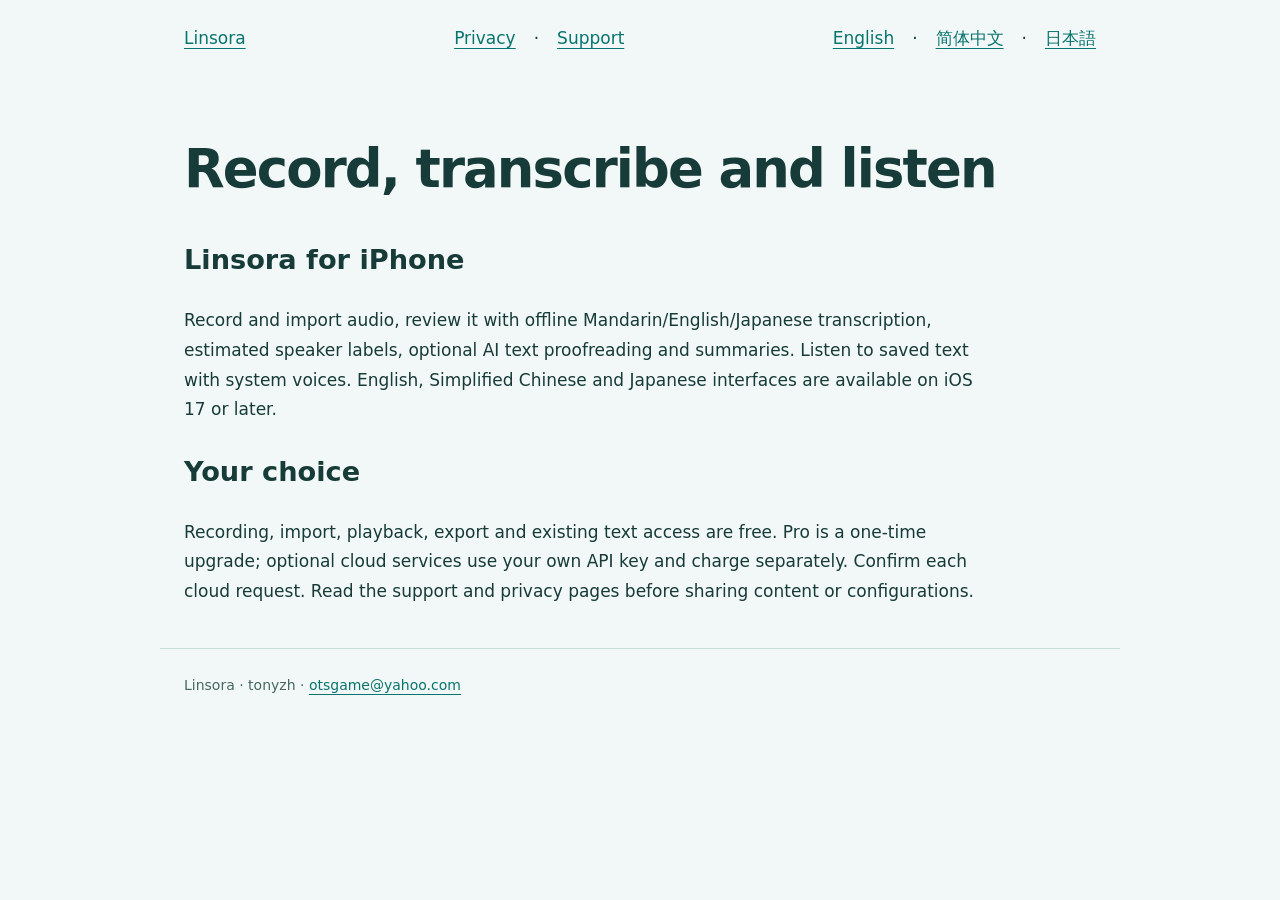
<file: site/index.html>
<!doctype html><html lang="en"><head><meta charset="utf-8"><meta name="viewport" content="width=device-width,initial-scale=1"><title>Record, transcribe and listen · Linsora</title><link rel="stylesheet" href="assets/style.css"></head><body><header><a href="./">Linsora</a><nav><a href="privacy/">Privacy</a> · <a href="support/">Support</a></nav><nav aria-label="Languages"><a href="./" lang="en">English</a> · <a href="zh/" lang="zh-Hans">简体中文</a> · <a href="ja/" lang="ja">日本語</a></nav></header><main><h1>Record, transcribe and listen</h1><h2>Linsora for iPhone</h2><p>Record and import audio, review it with offline Mandarin/English/Japanese transcription, estimated speaker labels, optional AI text proofreading and summaries. Listen to saved text with system voices. English, Simplified Chinese and Japanese interfaces are available on iOS 17 or later.</p><h2>Your choice</h2><p>Recording, import, playback, export and existing text access are free. Pro is a one-time upgrade; optional cloud services use your own API key and charge separately. Confirm each cloud request. Read the support and privacy pages before sharing content or configurations.</p></main><footer>Linsora · tonyzh · <a href="mailto:otsgame@yahoo.com">otsgame@yahoo.com</a></footer></body></html>
</file>
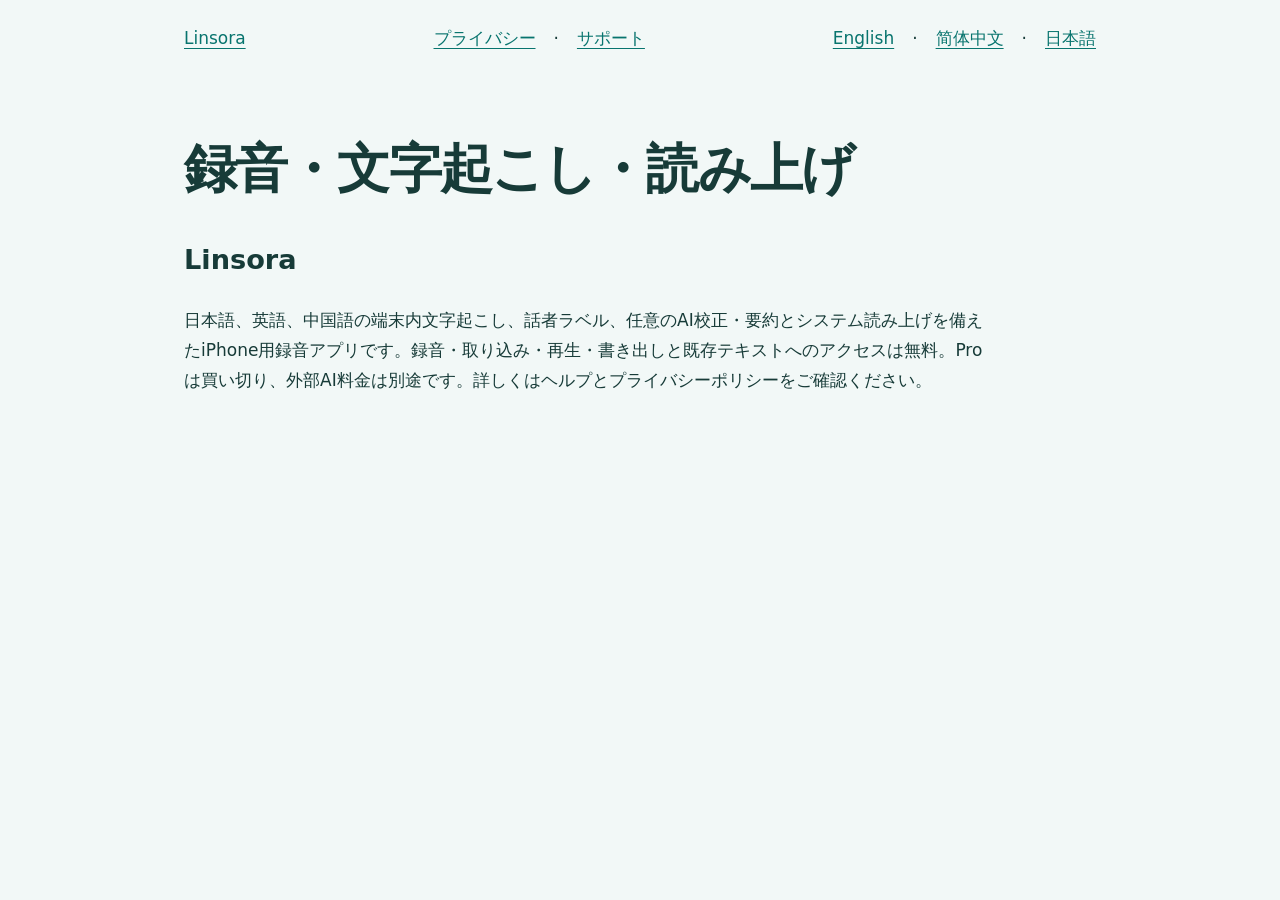
<file: site/ja/index.html>
<!doctype html><html lang="ja"><head><meta charset="utf-8"><meta name="viewport" content="width=device-width,initial-scale=1"><title>録音・文字起こし・読み上げ · Linsora</title><link rel="stylesheet" href="../assets/style.css"></head><body><header><a href="./">Linsora</a><nav><a href="privacy/">プライバシー</a> · <a href="support/">サポート</a></nav><nav aria-label="Languages"><a href="../" lang="en">English</a> · <a href="../zh/" lang="zh-Hans">简体中文</a> · <a href="./" lang="ja">日本語</a></nav></header><main><h1>録音・文字起こし・読み上げ</h1><h2>Linsora</h2><p>日本語、英語、中国語の端末内文字起こし、話者ラベル、任意のAI校正・要約とシステム読み上げを備えたiPhone用録音アプリです。録音・取り込み・再生・書き出しと既存テキストへのアクセスは無料。Proは買い切り、外部AI料金は別途です。詳しくはヘルプとプライバシーポリシーをご確認ください。</p></main></body></html>
</file>
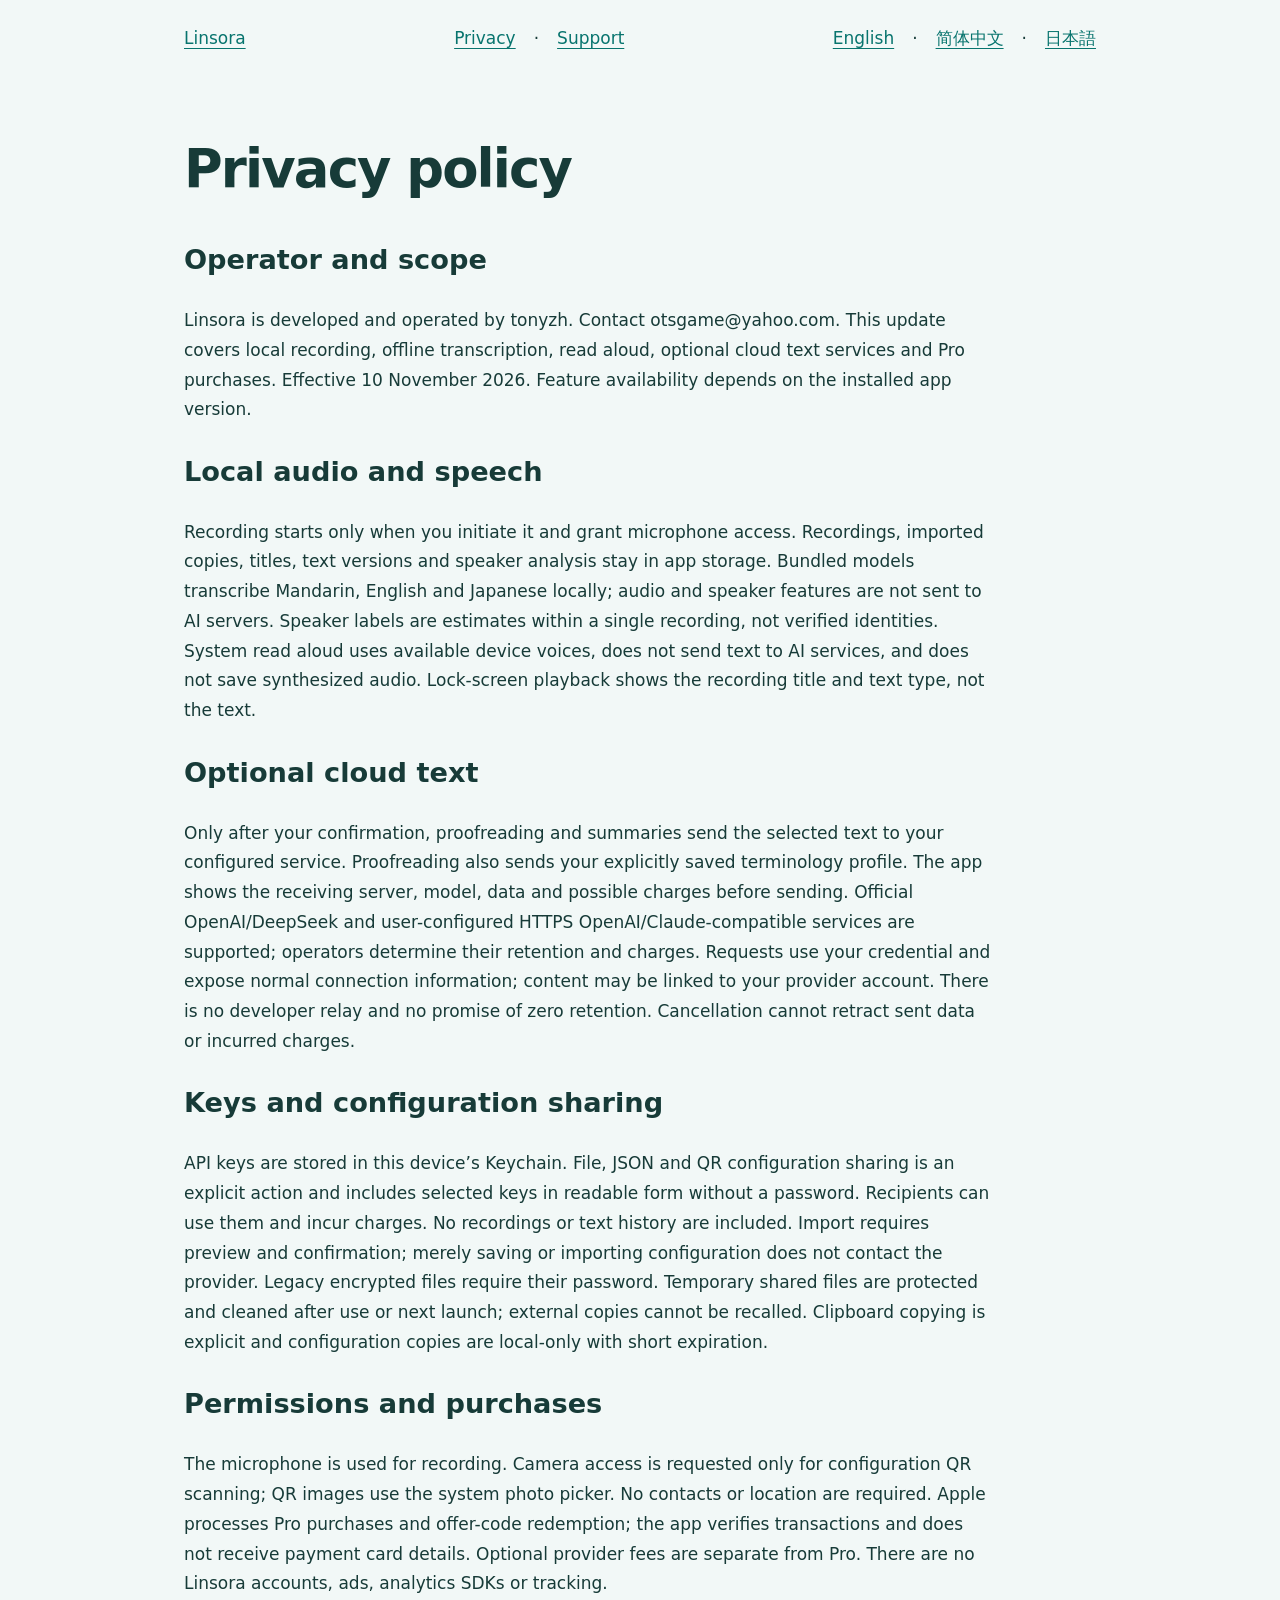
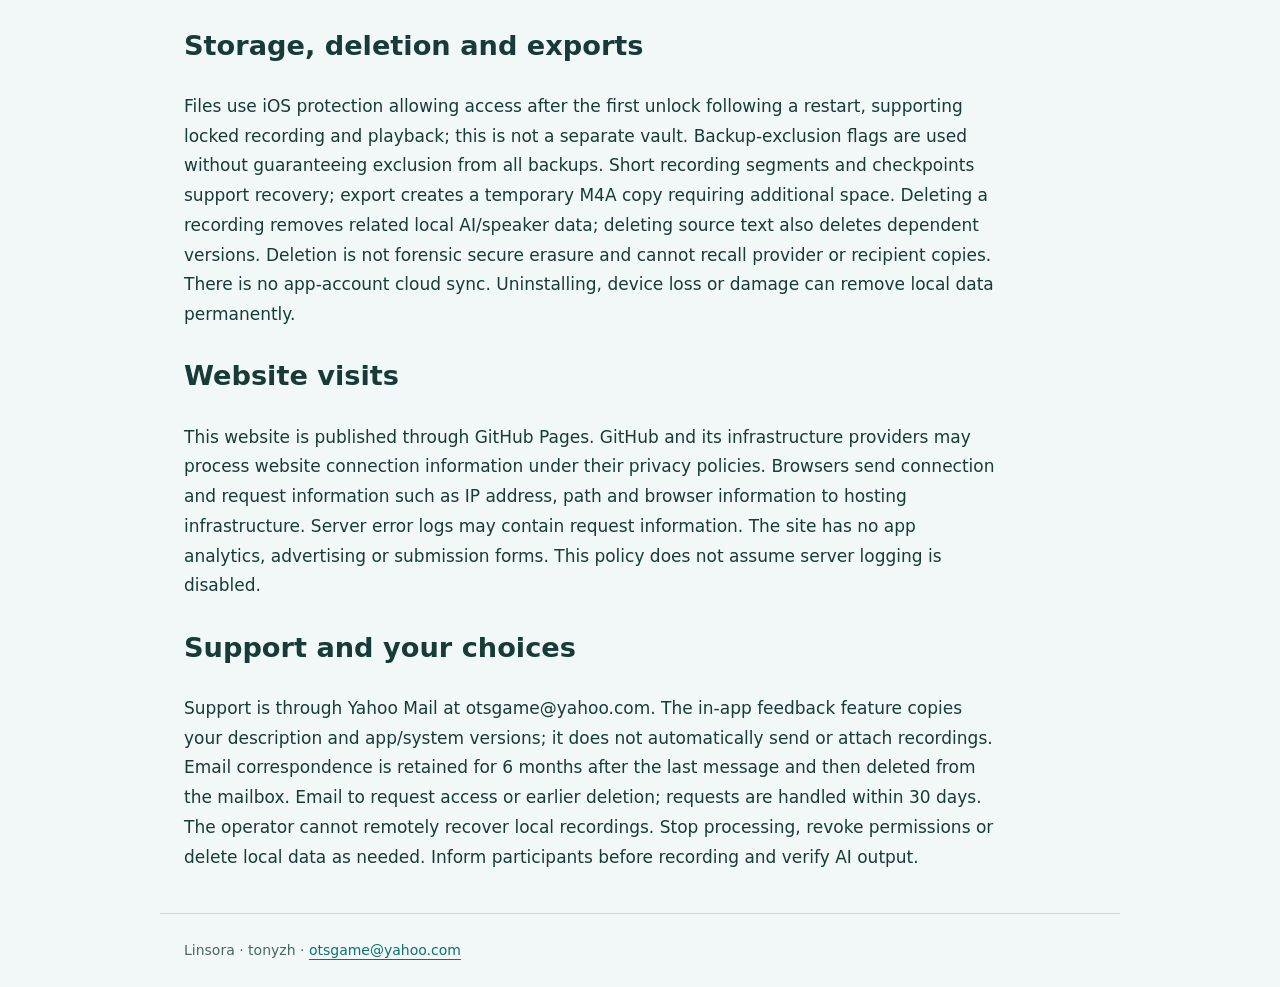
<file: site/privacy/index.html>
<!doctype html><html lang="en"><head><meta charset="utf-8"><meta name="viewport" content="width=device-width,initial-scale=1"><title>Privacy policy · Linsora</title><link rel="stylesheet" href="../assets/style.css"></head><body><header><a href="../">Linsora</a><nav><a href="./">Privacy</a> · <a href="../support/">Support</a></nav><nav aria-label="Languages"><a href="./" lang="en">English</a> · <a href="../zh/privacy/" lang="zh-Hans">简体中文</a> · <a href="../ja/privacy/" lang="ja">日本語</a></nav></header><main><h1>Privacy policy</h1><h2>Operator and scope</h2><p>Linsora is developed and operated by tonyzh. Contact otsgame@yahoo.com. This update covers local recording, offline transcription, read aloud, optional cloud text services and Pro purchases. Effective 10 November 2026. Feature availability depends on the installed app version.</p><h2>Local audio and speech</h2><p>Recording starts only when you initiate it and grant microphone access. Recordings, imported copies, titles, text versions and speaker analysis stay in app storage. Bundled models transcribe Mandarin, English and Japanese locally; audio and speaker features are not sent to AI servers. Speaker labels are estimates within a single recording, not verified identities. System read aloud uses available device voices, does not send text to AI services, and does not save synthesized audio. Lock-screen playback shows the recording title and text type, not the text.</p><h2>Optional cloud text</h2><p>Only after your confirmation, proofreading and summaries send the selected text to your configured service. Proofreading also sends your explicitly saved terminology profile. The app shows the receiving server, model, data and possible charges before sending. Official OpenAI/DeepSeek and user-configured HTTPS OpenAI/Claude-compatible services are supported; operators determine their retention and charges. Requests use your credential and expose normal connection information; content may be linked to your provider account. There is no developer relay and no promise of zero retention. Cancellation cannot retract sent data or incurred charges.</p><h2>Keys and configuration sharing</h2><p>API keys are stored in this device’s Keychain. File, JSON and QR configuration sharing is an explicit action and includes selected keys in readable form without a password. Recipients can use them and incur charges. No recordings or text history are included. Import requires preview and confirmation; merely saving or importing configuration does not contact the provider. Legacy encrypted files require their password. Temporary shared files are protected and cleaned after use or next launch; external copies cannot be recalled. Clipboard copying is explicit and configuration copies are local-only with short expiration.</p><h2>Permissions and purchases</h2><p>The microphone is used for recording. Camera access is requested only for configuration QR scanning; QR images use the system photo picker. No contacts or location are required. Apple processes Pro purchases and offer-code redemption; the app verifies transactions and does not receive payment card details. Optional provider fees are separate from Pro. There are no Linsora accounts, ads, analytics SDKs or tracking.</p><h2>Storage, deletion and exports</h2><p>Files use iOS protection allowing access after the first unlock following a restart, supporting locked recording and playback; this is not a separate vault. Backup-exclusion flags are used without guaranteeing exclusion from all backups. Short recording segments and checkpoints support recovery; export creates a temporary M4A copy requiring additional space. Deleting a recording removes related local AI/speaker data; deleting source text also deletes dependent versions. Deletion is not forensic secure erasure and cannot recall provider or recipient copies. There is no app-account cloud sync. Uninstalling, device loss or damage can remove local data permanently.</p><h2>Website visits</h2><p>This website is published through GitHub Pages. GitHub and its infrastructure providers may process website connection information under their privacy policies. Browsers send connection and request information such as IP address, path and browser information to hosting infrastructure. Server error logs may contain request information. The site has no app analytics, advertising or submission forms. This policy does not assume server logging is disabled.</p><h2>Support and your choices</h2><p>Support is through Yahoo Mail at otsgame@yahoo.com. The in-app feedback feature copies your description and app/system versions; it does not automatically send or attach recordings. Email correspondence is retained for 6 months after the last message and then deleted from the mailbox. Email to request access or earlier deletion; requests are handled within 30 days. The operator cannot remotely recover local recordings. Stop processing, revoke permissions or delete local data as needed. Inform participants before recording and verify AI output.</p></main><footer>Linsora · tonyzh · <a href="mailto:otsgame@yahoo.com">otsgame@yahoo.com</a></footer></body></html>
</file>
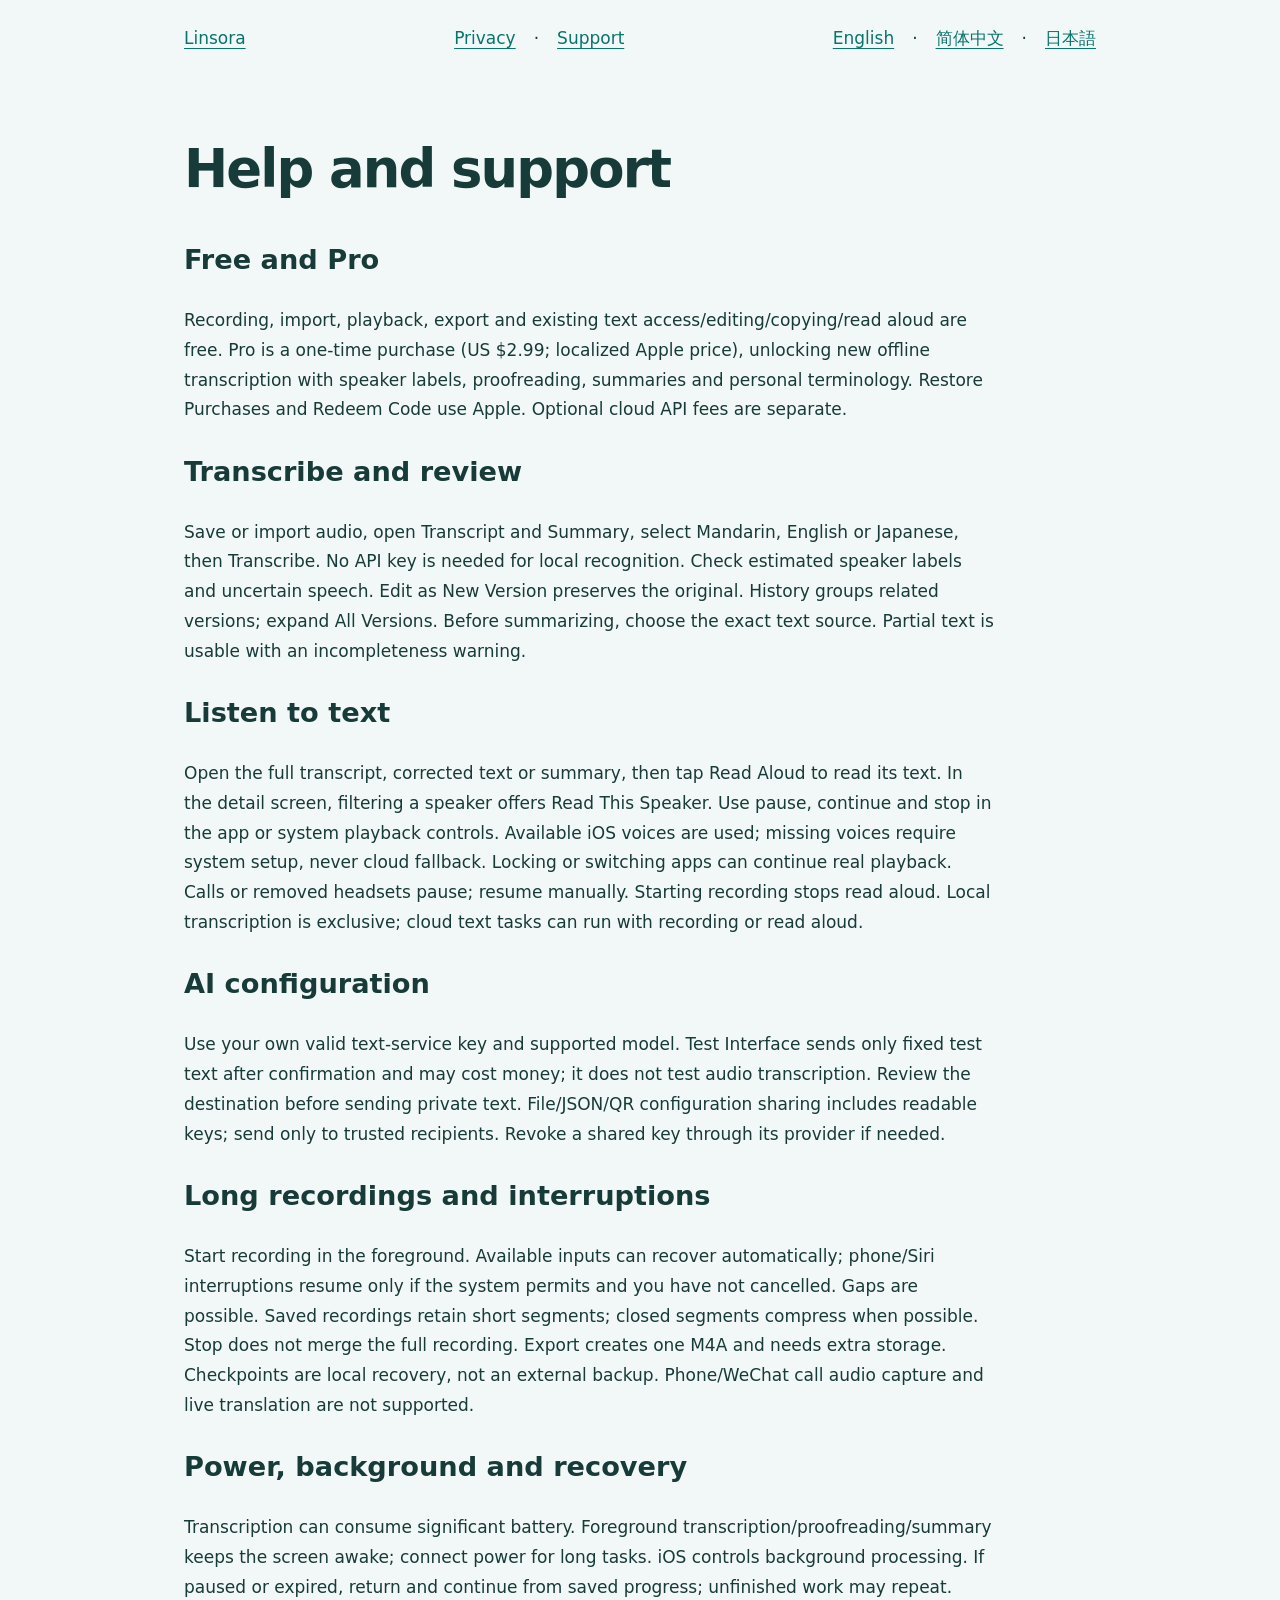
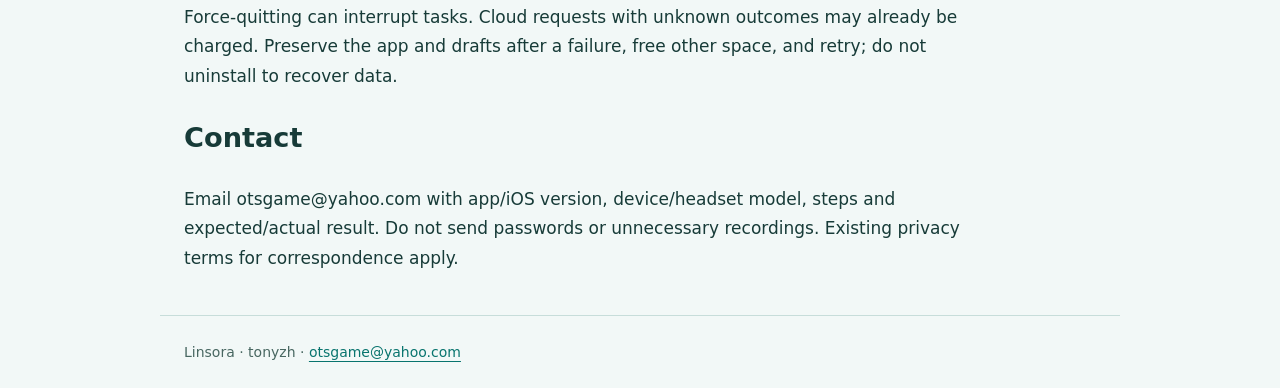
<file: site/support/index.html>
<!doctype html><html lang="en"><head><meta charset="utf-8"><meta name="viewport" content="width=device-width,initial-scale=1"><title>Help and support · Linsora</title><link rel="stylesheet" href="../assets/style.css"></head><body><header><a href="../">Linsora</a><nav><a href="../privacy/">Privacy</a> · <a href="./">Support</a></nav><nav aria-label="Languages"><a href="./" lang="en">English</a> · <a href="../zh/support/" lang="zh-Hans">简体中文</a> · <a href="../ja/support/" lang="ja">日本語</a></nav></header><main><h1>Help and support</h1><h2>Free and Pro</h2><p>Recording, import, playback, export and existing text access/editing/copying/read aloud are free. Pro is a one-time purchase (US $2.99; localized Apple price), unlocking new offline transcription with speaker labels, proofreading, summaries and personal terminology. Restore Purchases and Redeem Code use Apple. Optional cloud API fees are separate.</p><h2>Transcribe and review</h2><p>Save or import audio, open Transcript and Summary, select Mandarin, English or Japanese, then Transcribe. No API key is needed for local recognition. Check estimated speaker labels and uncertain speech. Edit as New Version preserves the original. History groups related versions; expand All Versions. Before summarizing, choose the exact text source. Partial text is usable with an incompleteness warning.</p><h2>Listen to text</h2><p>Open the full transcript, corrected text or summary, then tap Read Aloud to read its text. In the detail screen, filtering a speaker offers Read This Speaker. Use pause, continue and stop in the app or system playback controls. Available iOS voices are used; missing voices require system setup, never cloud fallback. Locking or switching apps can continue real playback. Calls or removed headsets pause; resume manually. Starting recording stops read aloud. Local transcription is exclusive; cloud text tasks can run with recording or read aloud.</p><h2>AI configuration</h2><p>Use your own valid text-service key and supported model. Test Interface sends only fixed test text after confirmation and may cost money; it does not test audio transcription. Review the destination before sending private text. File/JSON/QR configuration sharing includes readable keys; send only to trusted recipients. Revoke a shared key through its provider if needed.</p><h2>Long recordings and interruptions</h2><p>Start recording in the foreground. Available inputs can recover automatically; phone/Siri interruptions resume only if the system permits and you have not cancelled. Gaps are possible. Saved recordings retain short segments; closed segments compress when possible. Stop does not merge the full recording. Export creates one M4A and needs extra storage. Checkpoints are local recovery, not an external backup. Phone/WeChat call audio capture and live translation are not supported.</p><h2>Power, background and recovery</h2><p>Transcription can consume significant battery. Foreground transcription/proofreading/summary keeps the screen awake; connect power for long tasks. iOS controls background processing. If paused or expired, return and continue from saved progress; unfinished work may repeat. Force-quitting can interrupt tasks. Cloud requests with unknown outcomes may already be charged. Preserve the app and drafts after a failure, free other space, and retry; do not uninstall to recover data.</p><h2>Contact</h2><p>Email otsgame@yahoo.com with app/iOS version, device/headset model, steps and expected/actual result. Do not send passwords or unnecessary recordings. Existing privacy terms for correspondence apply.</p></main><footer>Linsora · tonyzh · <a href="mailto:otsgame@yahoo.com">otsgame@yahoo.com</a></footer></body></html>
</file>
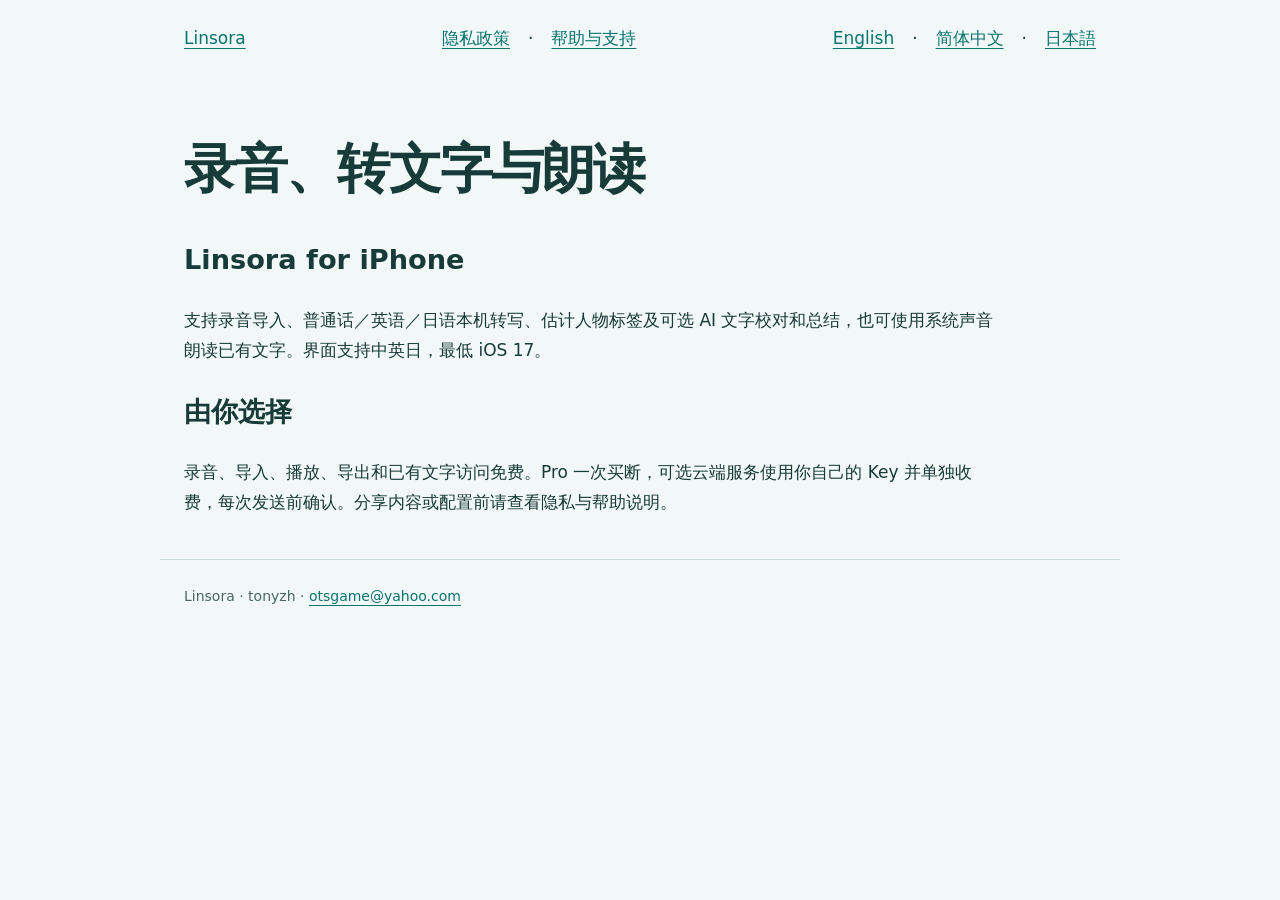
<file: site/zh/index.html>
<!doctype html><html lang="zh-Hans"><head><meta charset="utf-8"><meta name="viewport" content="width=device-width,initial-scale=1"><title>录音、转文字与朗读 · Linsora</title><link rel="stylesheet" href="../assets/style.css"></head><body><header><a href="./">Linsora</a><nav><a href="privacy/">隐私政策</a> · <a href="support/">帮助与支持</a></nav><nav aria-label="Languages"><a href="../" lang="en">English</a> · <a href="./" lang="zh-Hans">简体中文</a> · <a href="../ja/" lang="ja">日本語</a></nav></header><main><h1>录音、转文字与朗读</h1><h2>Linsora for iPhone</h2><p>支持录音导入、普通话／英语／日语本机转写、估计人物标签及可选 AI 文字校对和总结，也可使用系统声音朗读已有文字。界面支持中英日，最低 iOS 17。</p><h2>由你选择</h2><p>录音、导入、播放、导出和已有文字访问免费。Pro 一次买断，可选云端服务使用你自己的 Key 并单独收费，每次发送前确认。分享内容或配置前请查看隐私与帮助说明。</p></main><footer>Linsora · tonyzh · <a href="mailto:otsgame@yahoo.com">otsgame@yahoo.com</a></footer></body></html>
</file>
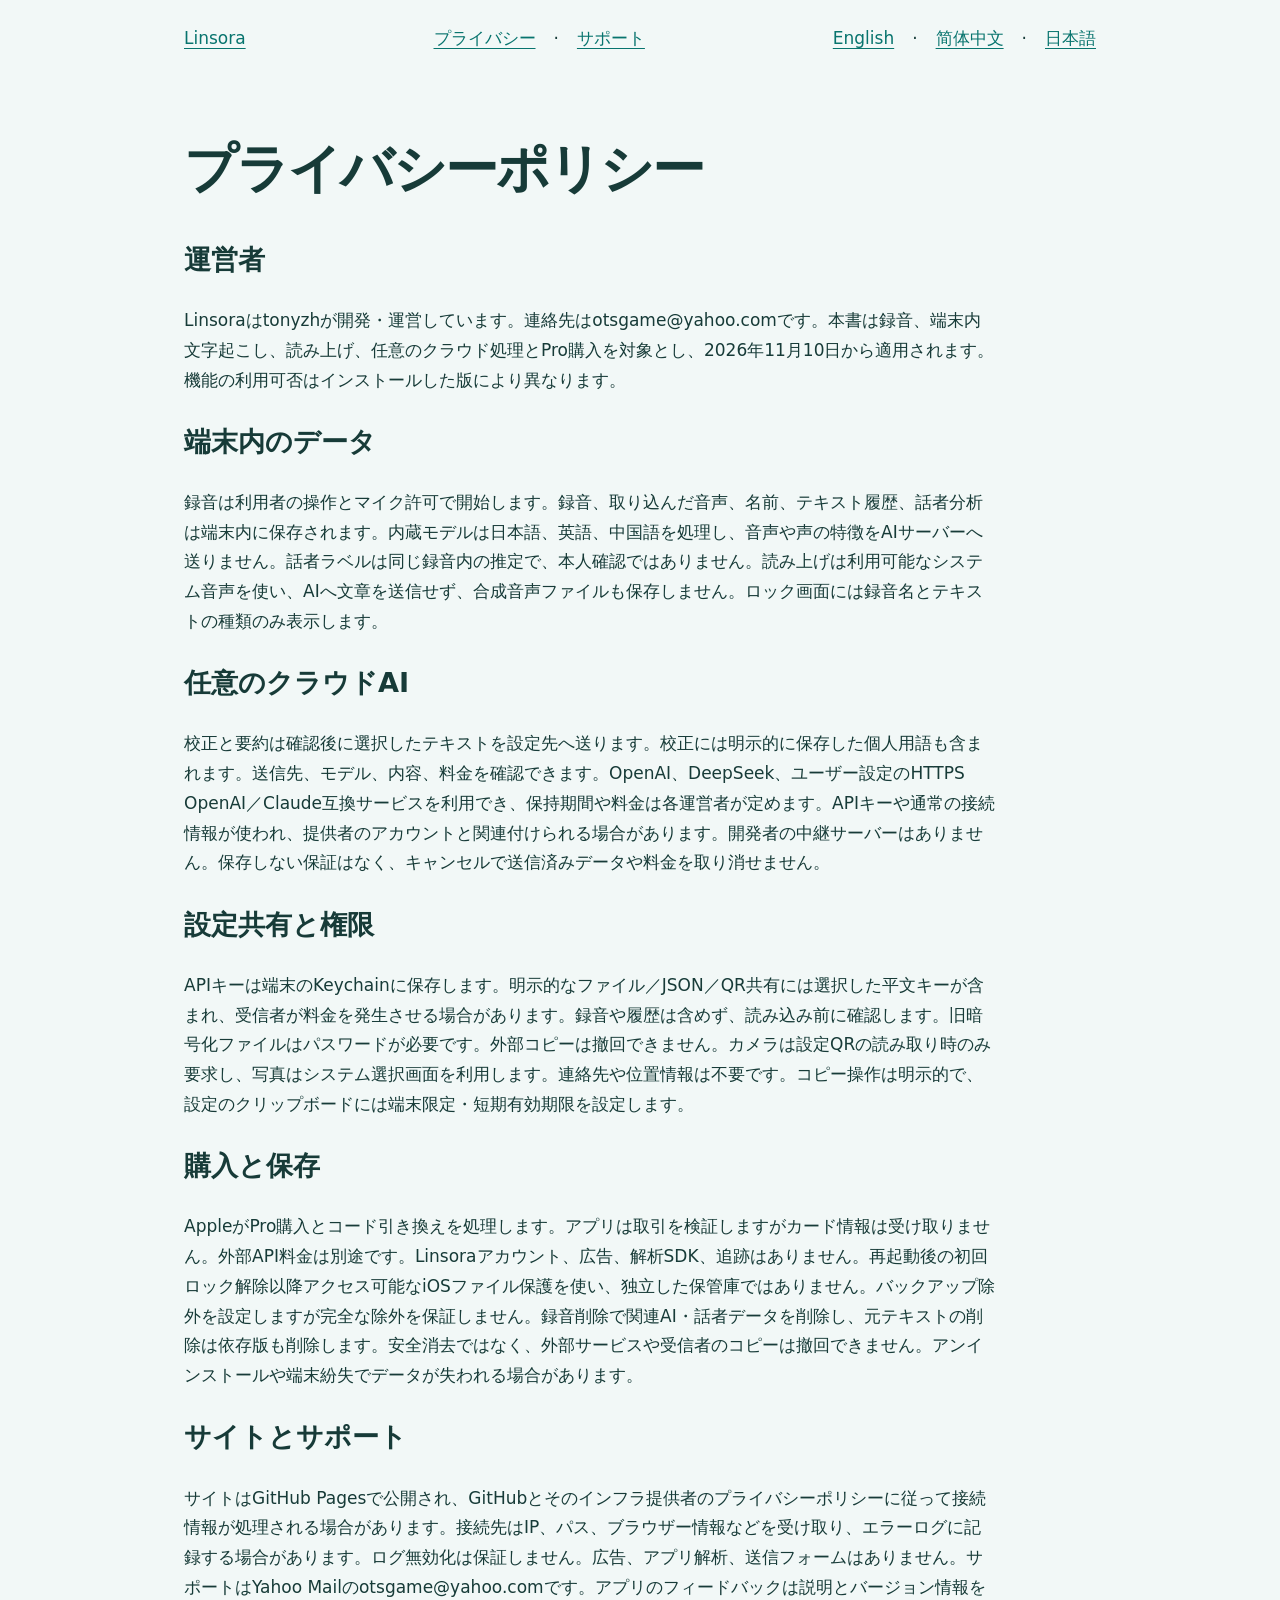
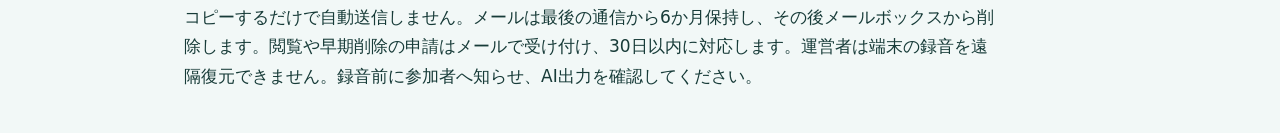
<file: site/ja/privacy/index.html>
<!doctype html><html lang="ja"><head><meta charset="utf-8"><meta name="viewport" content="width=device-width,initial-scale=1"><title>プライバシーポリシー · Linsora</title><link rel="stylesheet" href="../../assets/style.css"></head><body><header><a href="../">Linsora</a><nav><a href="./">プライバシー</a> · <a href="../support/">サポート</a></nav><nav aria-label="Languages"><a href="../../privacy/" lang="en">English</a> · <a href="../../zh/privacy/" lang="zh-Hans">简体中文</a> · <a href="./" lang="ja">日本語</a></nav></header><main><h1>プライバシーポリシー</h1><h2>運営者</h2><p>Linsoraはtonyzhが開発・運営しています。連絡先はotsgame@yahoo.comです。本書は録音、端末内文字起こし、読み上げ、任意のクラウド処理とPro購入を対象とし、2026年11月10日から適用されます。機能の利用可否はインストールした版により異なります。</p><h2>端末内のデータ</h2><p>録音は利用者の操作とマイク許可で開始します。録音、取り込んだ音声、名前、テキスト履歴、話者分析は端末内に保存されます。内蔵モデルは日本語、英語、中国語を処理し、音声や声の特徴をAIサーバーへ送りません。話者ラベルは同じ録音内の推定で、本人確認ではありません。読み上げは利用可能なシステム音声を使い、AIへ文章を送信せず、合成音声ファイルも保存しません。ロック画面には録音名とテキストの種類のみ表示します。</p><h2>任意のクラウドAI</h2><p>校正と要約は確認後に選択したテキストを設定先へ送ります。校正には明示的に保存した個人用語も含まれます。送信先、モデル、内容、料金を確認できます。OpenAI、DeepSeek、ユーザー設定のHTTPS OpenAI／Claude互換サービスを利用でき、保持期間や料金は各運営者が定めます。APIキーや通常の接続情報が使われ、提供者のアカウントと関連付けられる場合があります。開発者の中継サーバーはありません。保存しない保証はなく、キャンセルで送信済みデータや料金を取り消せません。</p><h2>設定共有と権限</h2><p>APIキーは端末のKeychainに保存します。明示的なファイル／JSON／QR共有には選択した平文キーが含まれ、受信者が料金を発生させる場合があります。録音や履歴は含めず、読み込み前に確認します。旧暗号化ファイルはパスワードが必要です。外部コピーは撤回できません。カメラは設定QRの読み取り時のみ要求し、写真はシステム選択画面を利用します。連絡先や位置情報は不要です。コピー操作は明示的で、設定のクリップボードには端末限定・短期有効期限を設定します。</p><h2>購入と保存</h2><p>AppleがPro購入とコード引き換えを処理します。アプリは取引を検証しますがカード情報は受け取りません。外部API料金は別途です。Linsoraアカウント、広告、解析SDK、追跡はありません。再起動後の初回ロック解除以降アクセス可能なiOSファイル保護を使い、独立した保管庫ではありません。バックアップ除外を設定しますが完全な除外を保証しません。録音削除で関連AI・話者データを削除し、元テキストの削除は依存版も削除します。安全消去ではなく、外部サービスや受信者のコピーは撤回できません。アンインストールや端末紛失でデータが失われる場合があります。</p><h2>サイトとサポート</h2><p>サイトはGitHub Pagesで公開され、GitHubとそのインフラ提供者のプライバシーポリシーに従って接続情報が処理される場合があります。接続先はIP、パス、ブラウザー情報などを受け取り、エラーログに記録する場合があります。ログ無効化は保証しません。広告、アプリ解析、送信フォームはありません。サポートはYahoo Mailのotsgame@yahoo.comです。アプリのフィードバックは説明とバージョン情報をコピーするだけで自動送信しません。メールは最後の通信から6か月保持し、その後メールボックスから削除します。閲覧や早期削除の申請はメールで受け付け、30日以内に対応します。運営者は端末の録音を遠隔復元できません。録音前に参加者へ知らせ、AI出力を確認してください。</p></main></body></html>
</file>
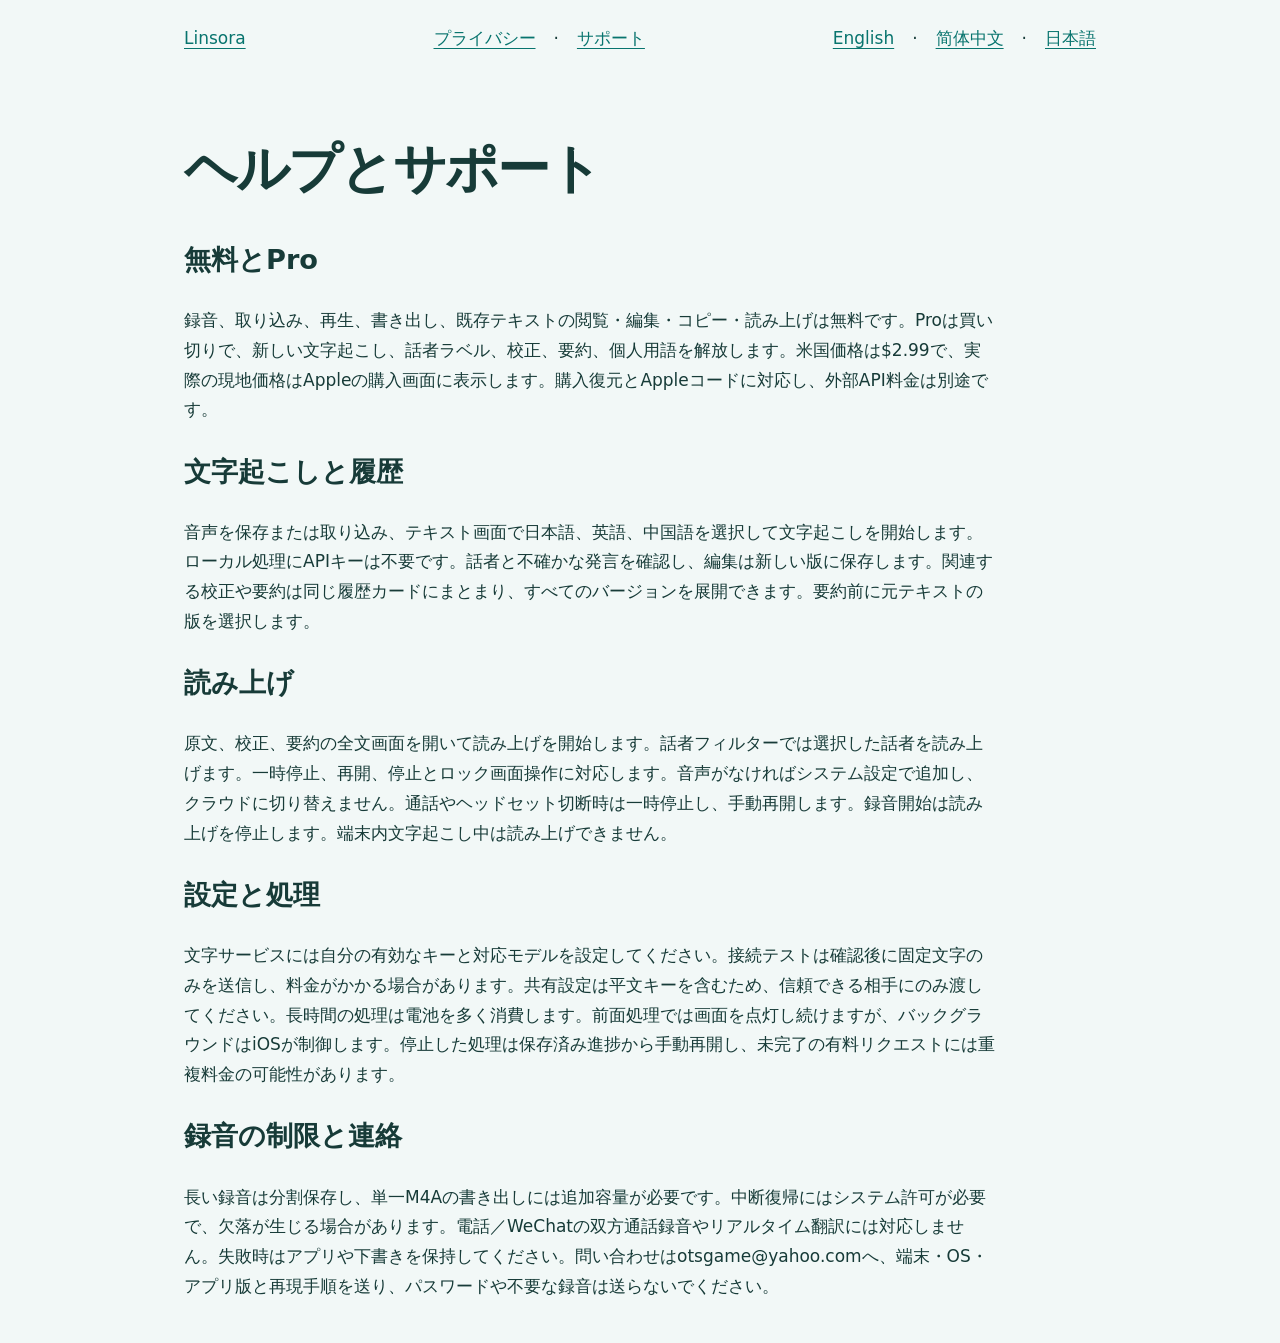
<file: site/ja/support/index.html>
<!doctype html><html lang="ja"><head><meta charset="utf-8"><meta name="viewport" content="width=device-width,initial-scale=1"><title>ヘルプとサポート · Linsora</title><link rel="stylesheet" href="../../assets/style.css"></head><body><header><a href="../">Linsora</a><nav><a href="../privacy/">プライバシー</a> · <a href="./">サポート</a></nav><nav aria-label="Languages"><a href="../../support/" lang="en">English</a> · <a href="../../zh/support/" lang="zh-Hans">简体中文</a> · <a href="./" lang="ja">日本語</a></nav></header><main><h1>ヘルプとサポート</h1><h2>無料とPro</h2><p>録音、取り込み、再生、書き出し、既存テキストの閲覧・編集・コピー・読み上げは無料です。Proは買い切りで、新しい文字起こし、話者ラベル、校正、要約、個人用語を解放します。米国価格は$2.99で、実際の現地価格はAppleの購入画面に表示します。購入復元とAppleコードに対応し、外部API料金は別途です。</p><h2>文字起こしと履歴</h2><p>音声を保存または取り込み、テキスト画面で日本語、英語、中国語を選択して文字起こしを開始します。ローカル処理にAPIキーは不要です。話者と不確かな発言を確認し、編集は新しい版に保存します。関連する校正や要約は同じ履歴カードにまとまり、すべてのバージョンを展開できます。要約前に元テキストの版を選択します。</p><h2>読み上げ</h2><p>原文、校正、要約の全文画面を開いて読み上げを開始します。話者フィルターでは選択した話者を読み上げます。一時停止、再開、停止とロック画面操作に対応します。音声がなければシステム設定で追加し、クラウドに切り替えません。通話やヘッドセット切断時は一時停止し、手動再開します。録音開始は読み上げを停止します。端末内文字起こし中は読み上げできません。</p><h2>設定と処理</h2><p>文字サービスには自分の有効なキーと対応モデルを設定してください。接続テストは確認後に固定文字のみを送信し、料金がかかる場合があります。共有設定は平文キーを含むため、信頼できる相手にのみ渡してください。長時間の処理は電池を多く消費します。前面処理では画面を点灯し続けますが、バックグラウンドはiOSが制御します。停止した処理は保存済み進捗から手動再開し、未完了の有料リクエストには重複料金の可能性があります。</p><h2>録音の制限と連絡</h2><p>長い録音は分割保存し、単一M4Aの書き出しには追加容量が必要です。中断復帰にはシステム許可が必要で、欠落が生じる場合があります。電話／WeChatの双方通話録音やリアルタイム翻訳には対応しません。失敗時はアプリや下書きを保持してください。問い合わせはotsgame@yahoo.comへ、端末・OS・アプリ版と再現手順を送り、パスワードや不要な録音は送らないでください。</p></main></body></html>
</file>
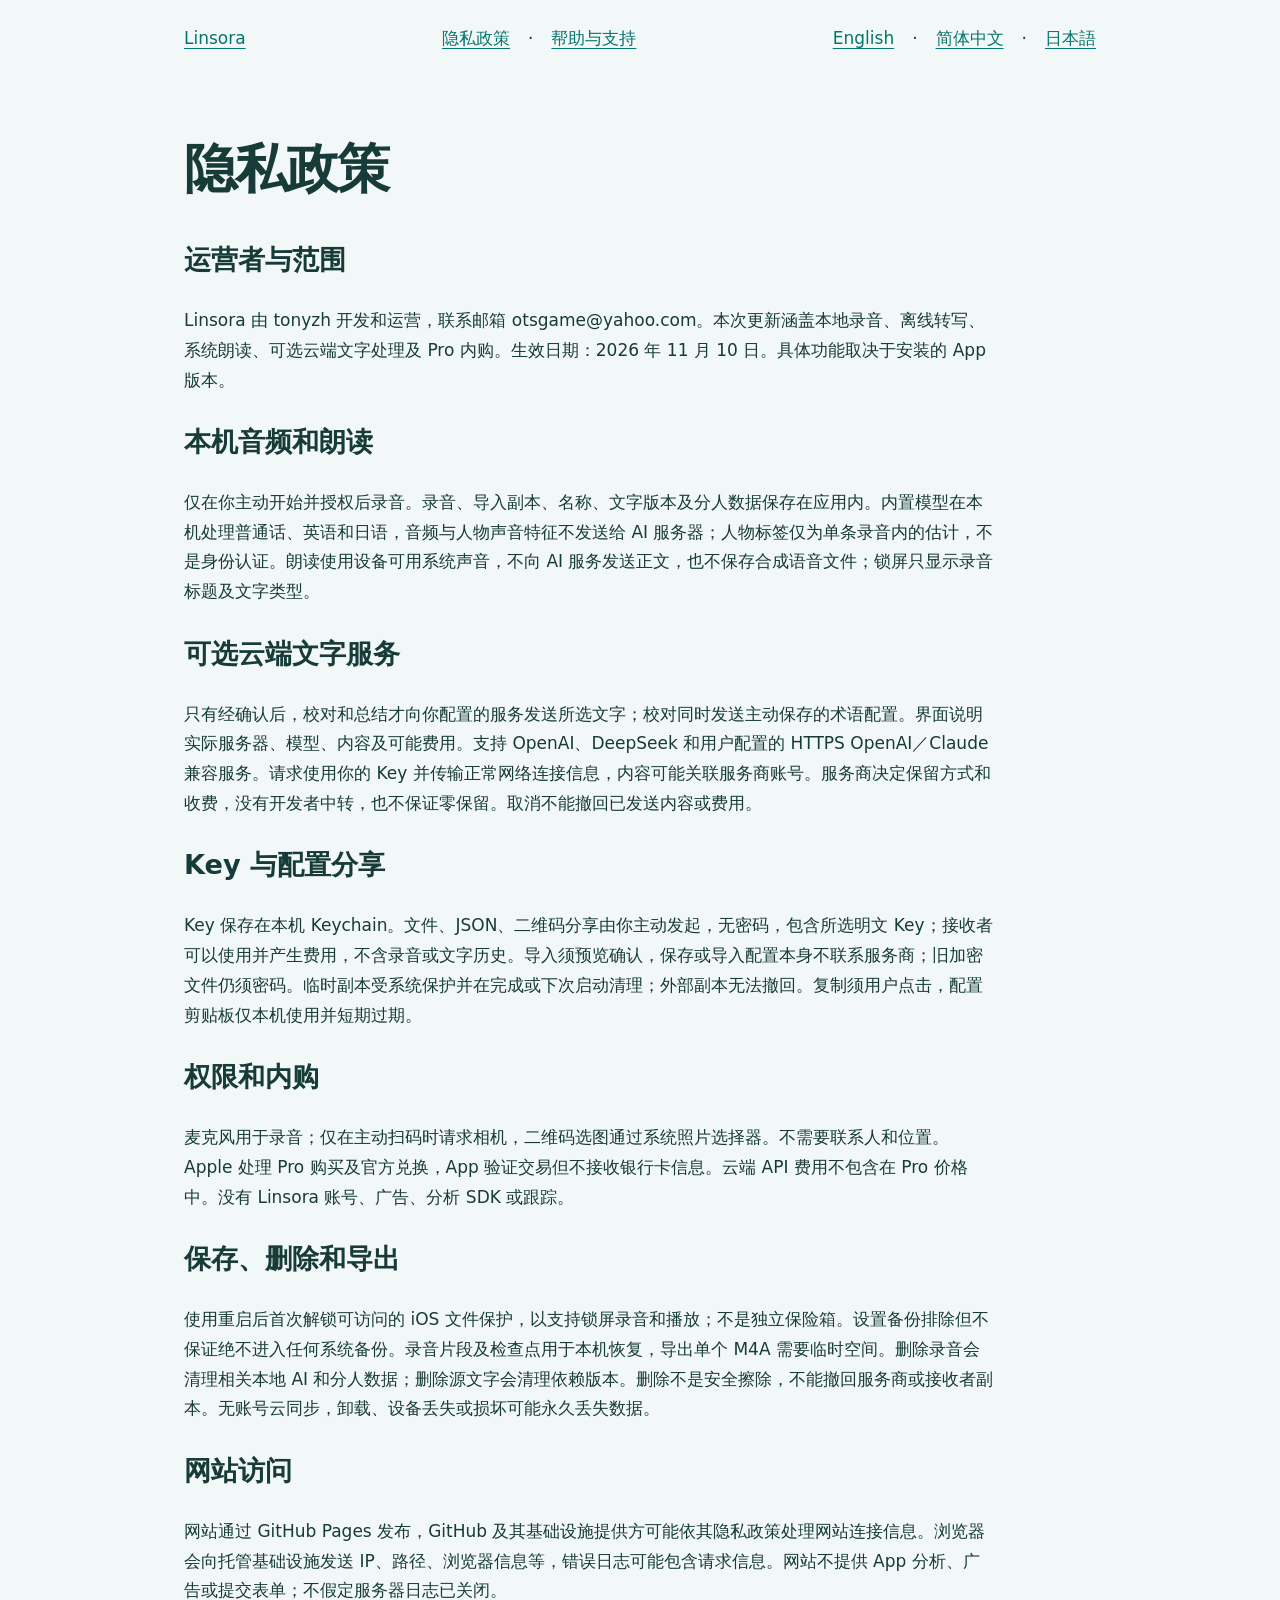
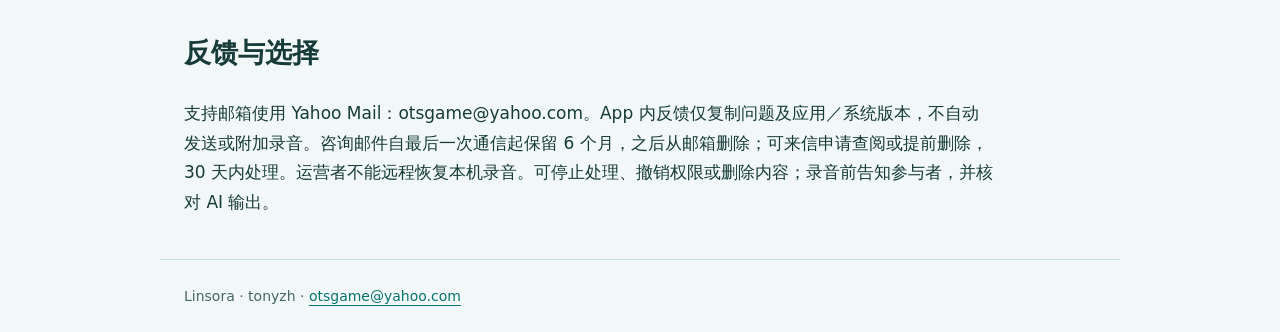
<file: site/zh/privacy/index.html>
<!doctype html><html lang="zh-Hans"><head><meta charset="utf-8"><meta name="viewport" content="width=device-width,initial-scale=1"><title>隐私政策 · Linsora</title><link rel="stylesheet" href="../../assets/style.css"></head><body><header><a href="../">Linsora</a><nav><a href="./">隐私政策</a> · <a href="../support/">帮助与支持</a></nav><nav aria-label="Languages"><a href="../../privacy/" lang="en">English</a> · <a href="./" lang="zh-Hans">简体中文</a> · <a href="../../ja/privacy/" lang="ja">日本語</a></nav></header><main><h1>隐私政策</h1><h2>运营者与范围</h2><p>Linsora 由 tonyzh 开发和运营，联系邮箱 otsgame@yahoo.com。本次更新涵盖本地录音、离线转写、系统朗读、可选云端文字处理及 Pro 内购。生效日期：2026 年 11 月 10 日。具体功能取决于安装的 App 版本。</p><h2>本机音频和朗读</h2><p>仅在你主动开始并授权后录音。录音、导入副本、名称、文字版本及分人数据保存在应用内。内置模型在本机处理普通话、英语和日语，音频与人物声音特征不发送给 AI 服务器；人物标签仅为单条录音内的估计，不是身份认证。朗读使用设备可用系统声音，不向 AI 服务发送正文，也不保存合成语音文件；锁屏只显示录音标题及文字类型。</p><h2>可选云端文字服务</h2><p>只有经确认后，校对和总结才向你配置的服务发送所选文字；校对同时发送主动保存的术语配置。界面说明实际服务器、模型、内容及可能费用。支持 OpenAI、DeepSeek 和用户配置的 HTTPS OpenAI／Claude 兼容服务。请求使用你的 Key 并传输正常网络连接信息，内容可能关联服务商账号。服务商决定保留方式和收费，没有开发者中转，也不保证零保留。取消不能撤回已发送内容或费用。</p><h2>Key 与配置分享</h2><p>Key 保存在本机 Keychain。文件、JSON、二维码分享由你主动发起，无密码，包含所选明文 Key；接收者可以使用并产生费用，不含录音或文字历史。导入须预览确认，保存或导入配置本身不联系服务商；旧加密文件仍须密码。临时副本受系统保护并在完成或下次启动清理；外部副本无法撤回。复制须用户点击，配置剪贴板仅本机使用并短期过期。</p><h2>权限和内购</h2><p>麦克风用于录音；仅在主动扫码时请求相机，二维码选图通过系统照片选择器。不需要联系人和位置。Apple 处理 Pro 购买及官方兑换，App 验证交易但不接收银行卡信息。云端 API 费用不包含在 Pro 价格中。没有 Linsora 账号、广告、分析 SDK 或跟踪。</p><h2>保存、删除和导出</h2><p>使用重启后首次解锁可访问的 iOS 文件保护，以支持锁屏录音和播放；不是独立保险箱。设置备份排除但不保证绝不进入任何系统备份。录音片段及检查点用于本机恢复，导出单个 M4A 需要临时空间。删除录音会清理相关本地 AI 和分人数据；删除源文字会清理依赖版本。删除不是安全擦除，不能撤回服务商或接收者副本。无账号云同步，卸载、设备丢失或损坏可能永久丢失数据。</p><h2>网站访问</h2><p>网站通过 GitHub Pages 发布，GitHub 及其基础设施提供方可能依其隐私政策处理网站连接信息。浏览器会向托管基础设施发送 IP、路径、浏览器信息等，错误日志可能包含请求信息。网站不提供 App 分析、广告或提交表单；不假定服务器日志已关闭。</p><h2>反馈与选择</h2><p>支持邮箱使用 Yahoo Mail：otsgame@yahoo.com。App 内反馈仅复制问题及应用／系统版本，不自动发送或附加录音。咨询邮件自最后一次通信起保留 6 个月，之后从邮箱删除；可来信申请查阅或提前删除，30 天内处理。运营者不能远程恢复本机录音。可停止处理、撤销权限或删除内容；录音前告知参与者，并核对 AI 输出。</p></main><footer>Linsora · tonyzh · <a href="mailto:otsgame@yahoo.com">otsgame@yahoo.com</a></footer></body></html>
</file>
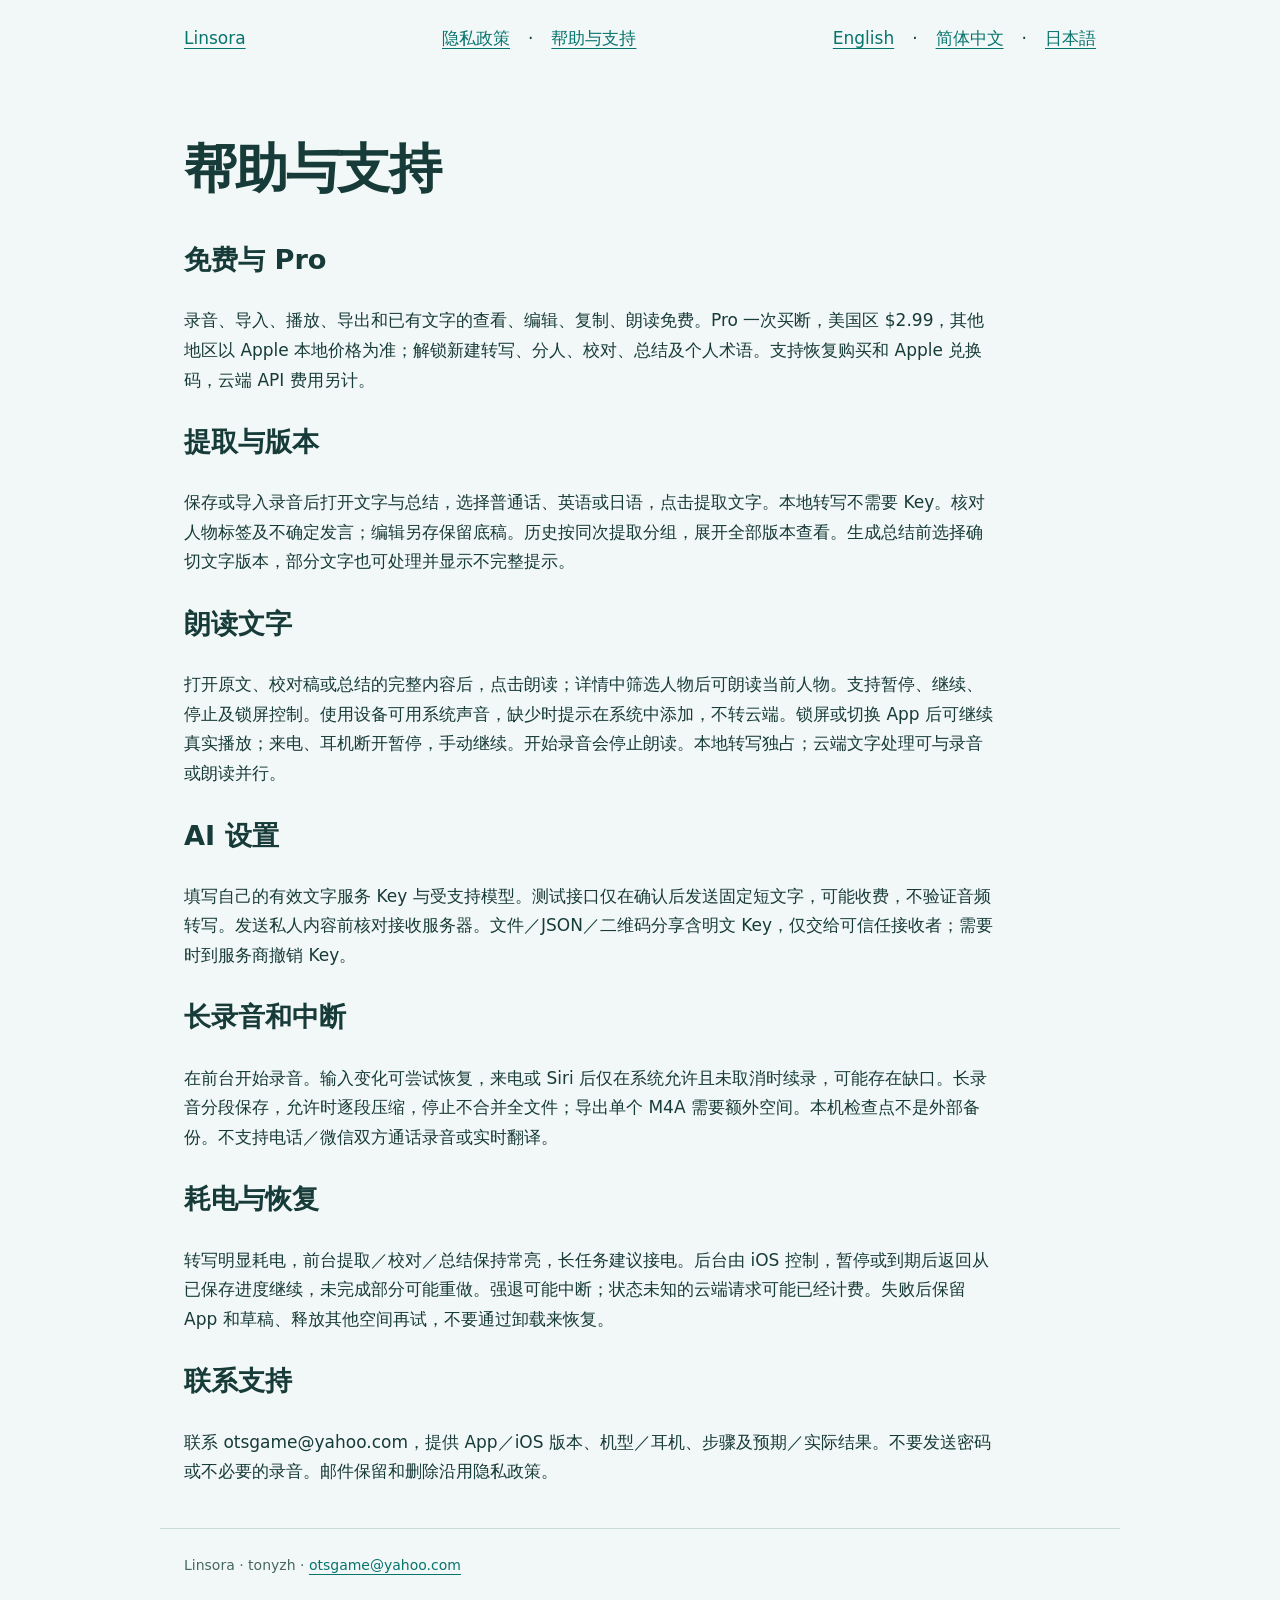
<file: site/zh/support/index.html>
<!doctype html><html lang="zh-Hans"><head><meta charset="utf-8"><meta name="viewport" content="width=device-width,initial-scale=1"><title>帮助与支持 · Linsora</title><link rel="stylesheet" href="../../assets/style.css"></head><body><header><a href="../">Linsora</a><nav><a href="../privacy/">隐私政策</a> · <a href="./">帮助与支持</a></nav><nav aria-label="Languages"><a href="../../support/" lang="en">English</a> · <a href="./" lang="zh-Hans">简体中文</a> · <a href="../../ja/support/" lang="ja">日本語</a></nav></header><main><h1>帮助与支持</h1><h2>免费与 Pro</h2><p>录音、导入、播放、导出和已有文字的查看、编辑、复制、朗读免费。Pro 一次买断，美国区 $2.99，其他地区以 Apple 本地价格为准；解锁新建转写、分人、校对、总结及个人术语。支持恢复购买和 Apple 兑换码，云端 API 费用另计。</p><h2>提取与版本</h2><p>保存或导入录音后打开文字与总结，选择普通话、英语或日语，点击提取文字。本地转写不需要 Key。核对人物标签及不确定发言；编辑另存保留底稿。历史按同次提取分组，展开全部版本查看。生成总结前选择确切文字版本，部分文字也可处理并显示不完整提示。</p><h2>朗读文字</h2><p>打开原文、校对稿或总结的完整内容后，点击朗读；详情中筛选人物后可朗读当前人物。支持暂停、继续、停止及锁屏控制。使用设备可用系统声音，缺少时提示在系统中添加，不转云端。锁屏或切换 App 后可继续真实播放；来电、耳机断开暂停，手动继续。开始录音会停止朗读。本地转写独占；云端文字处理可与录音或朗读并行。</p><h2>AI 设置</h2><p>填写自己的有效文字服务 Key 与受支持模型。测试接口仅在确认后发送固定短文字，可能收费，不验证音频转写。发送私人内容前核对接收服务器。文件／JSON／二维码分享含明文 Key，仅交给可信任接收者；需要时到服务商撤销 Key。</p><h2>长录音和中断</h2><p>在前台开始录音。输入变化可尝试恢复，来电或 Siri 后仅在系统允许且未取消时续录，可能存在缺口。长录音分段保存，允许时逐段压缩，停止不合并全文件；导出单个 M4A 需要额外空间。本机检查点不是外部备份。不支持电话／微信双方通话录音或实时翻译。</p><h2>耗电与恢复</h2><p>转写明显耗电，前台提取／校对／总结保持常亮，长任务建议接电。后台由 iOS 控制，暂停或到期后返回从已保存进度继续，未完成部分可能重做。强退可能中断；状态未知的云端请求可能已经计费。失败后保留 App 和草稿、释放其他空间再试，不要通过卸载来恢复。</p><h2>联系支持</h2><p>联系 otsgame@yahoo.com，提供 App／iOS 版本、机型／耳机、步骤及预期／实际结果。不要发送密码或不必要的录音。邮件保留和删除沿用隐私政策。</p></main><footer>Linsora · tonyzh · <a href="mailto:otsgame@yahoo.com">otsgame@yahoo.com</a></footer></body></html>
</file>
<file: site/assets/style.css>
:root{color-scheme:light dark;--bg:#f2f8f7;--panel:#fff;--text:#173b38;--muted:#486761;--accent:#08746e;--line:#c7ddda;--draft:#fff4d4}*{box-sizing:border-box}body{margin:0;background:var(--bg);color:var(--text);font:17px/1.75 system-ui,-apple-system,BlinkMacSystemFont,"Segoe UI",sans-serif;overflow-wrap:anywhere}header,main,footer{max-width:960px;margin:auto;padding:24px}header{display:flex;justify-content:space-between;align-items:center;gap:24px;flex-wrap:wrap}.brand{font-size:28px;font-weight:750;text-decoration:none}.brand span{display:block;font-size:13px;color:var(--muted);font-weight:400}nav{display:flex;gap:18px;flex-wrap:wrap}a{color:var(--accent);text-underline-offset:4px}a:focus-visible{outline:3px solid var(--accent);outline-offset:5px}h1{font-size:clamp(2rem,6vw,3.3rem);line-height:1.2;letter-spacing:-.035em}h2{font-size:1.7rem}h3{font-size:1.15rem;margin-top:30px}p,li{max-width:75ch}article{background:var(--panel);border:1px solid var(--line);border-radius:20px;margin:28px 0;padding:30px;scroll-margin-top:20px}.draft{background:var(--draft);border-left:4px solid #b77e00;border-radius:8px;padding:18px;font-size:14px}.draft p{margin:6px 0}.language-switch{font-size:14px;white-space:nowrap}footer{font-size:14px;color:var(--muted);border-top:1px solid var(--line)}.skip{position:absolute;left:12px;top:-100px;background:var(--panel);padding:10px}.skip:focus{top:10px}li{margin:10px 0}@media(max-width:480px){header,main,footer{padding:18px}article{padding:20px}nav{font-size:15px;gap:12px}}@media(prefers-color-scheme:dark){:root{--bg:#0d1f1e;--panel:#142c2a;--text:#e3f3ee;--muted:#b2ccc5;--accent:#6ce0cf;--line:#33544e;--draft:#3c321d}}@media print{nav,.language-switch,.skip{display:none}article{break-inside:auto;border:none;padding:0}body{font-size:11pt}}
</file>
